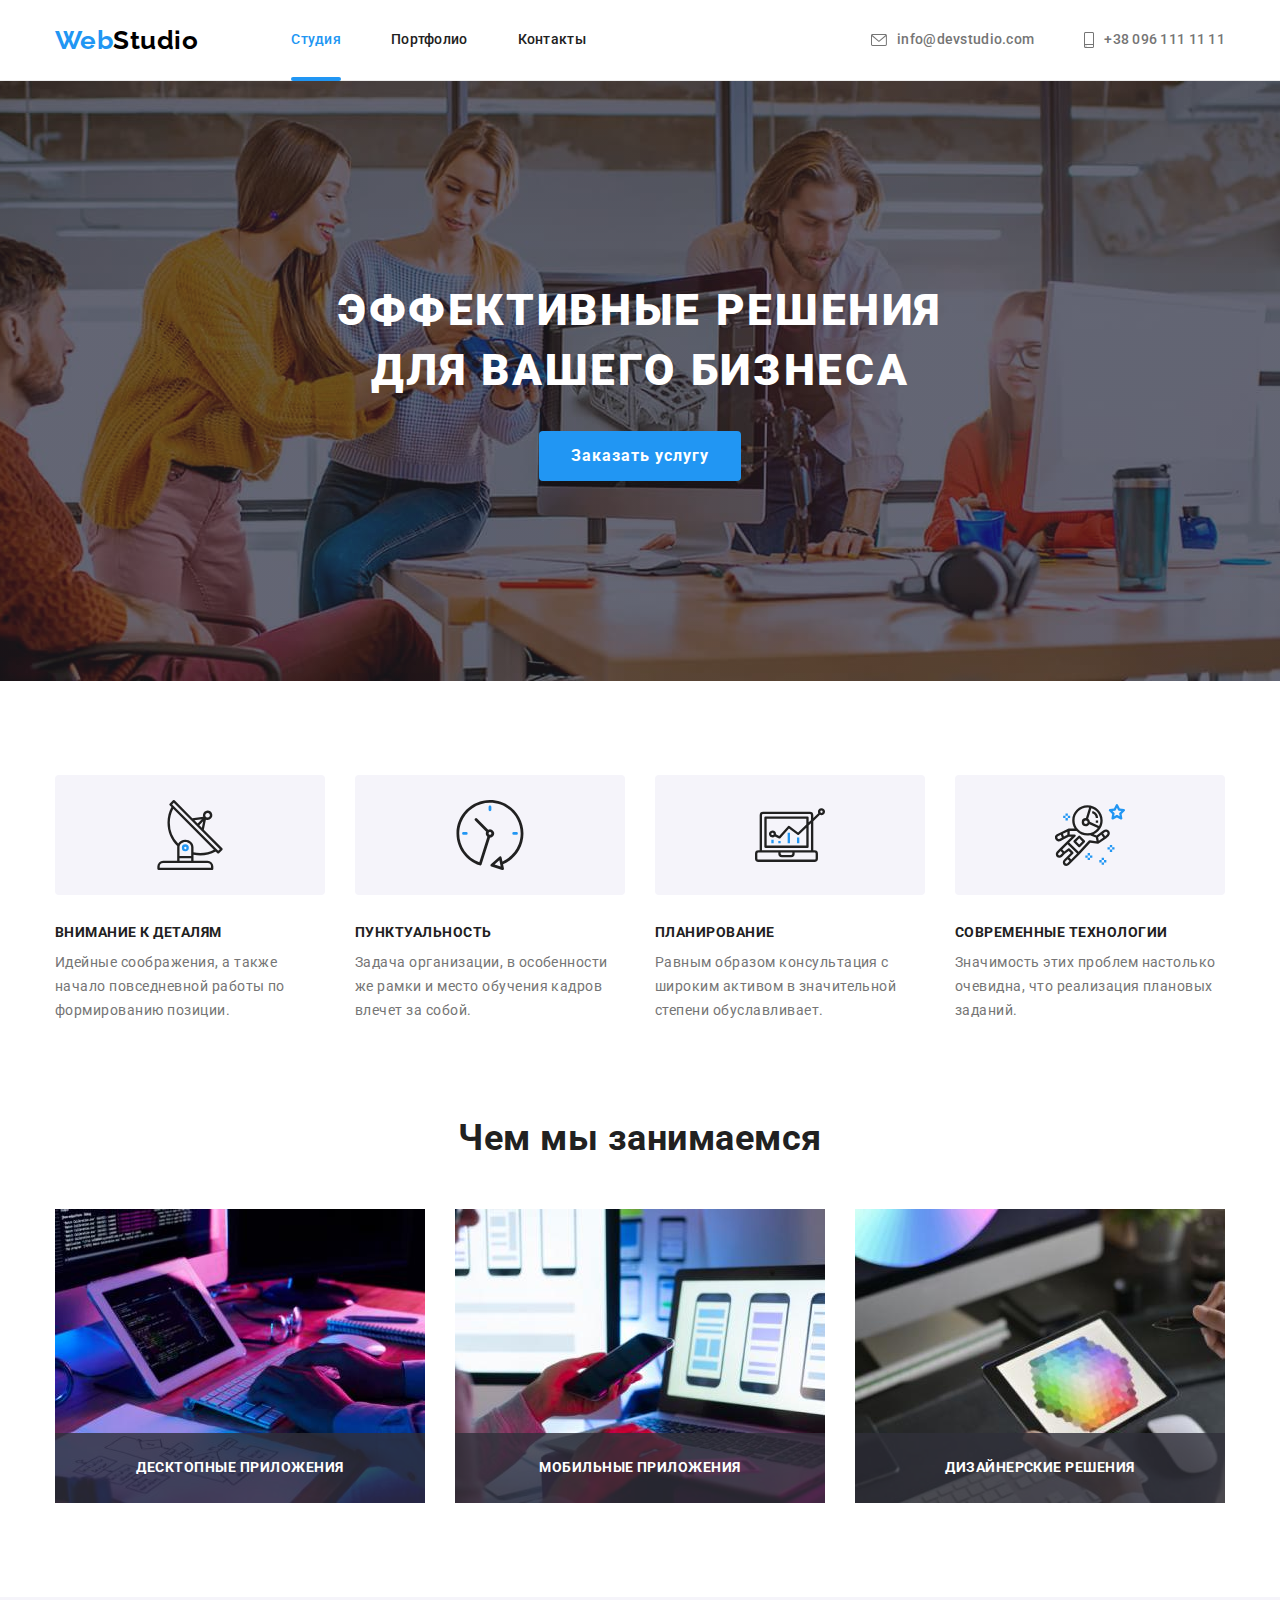
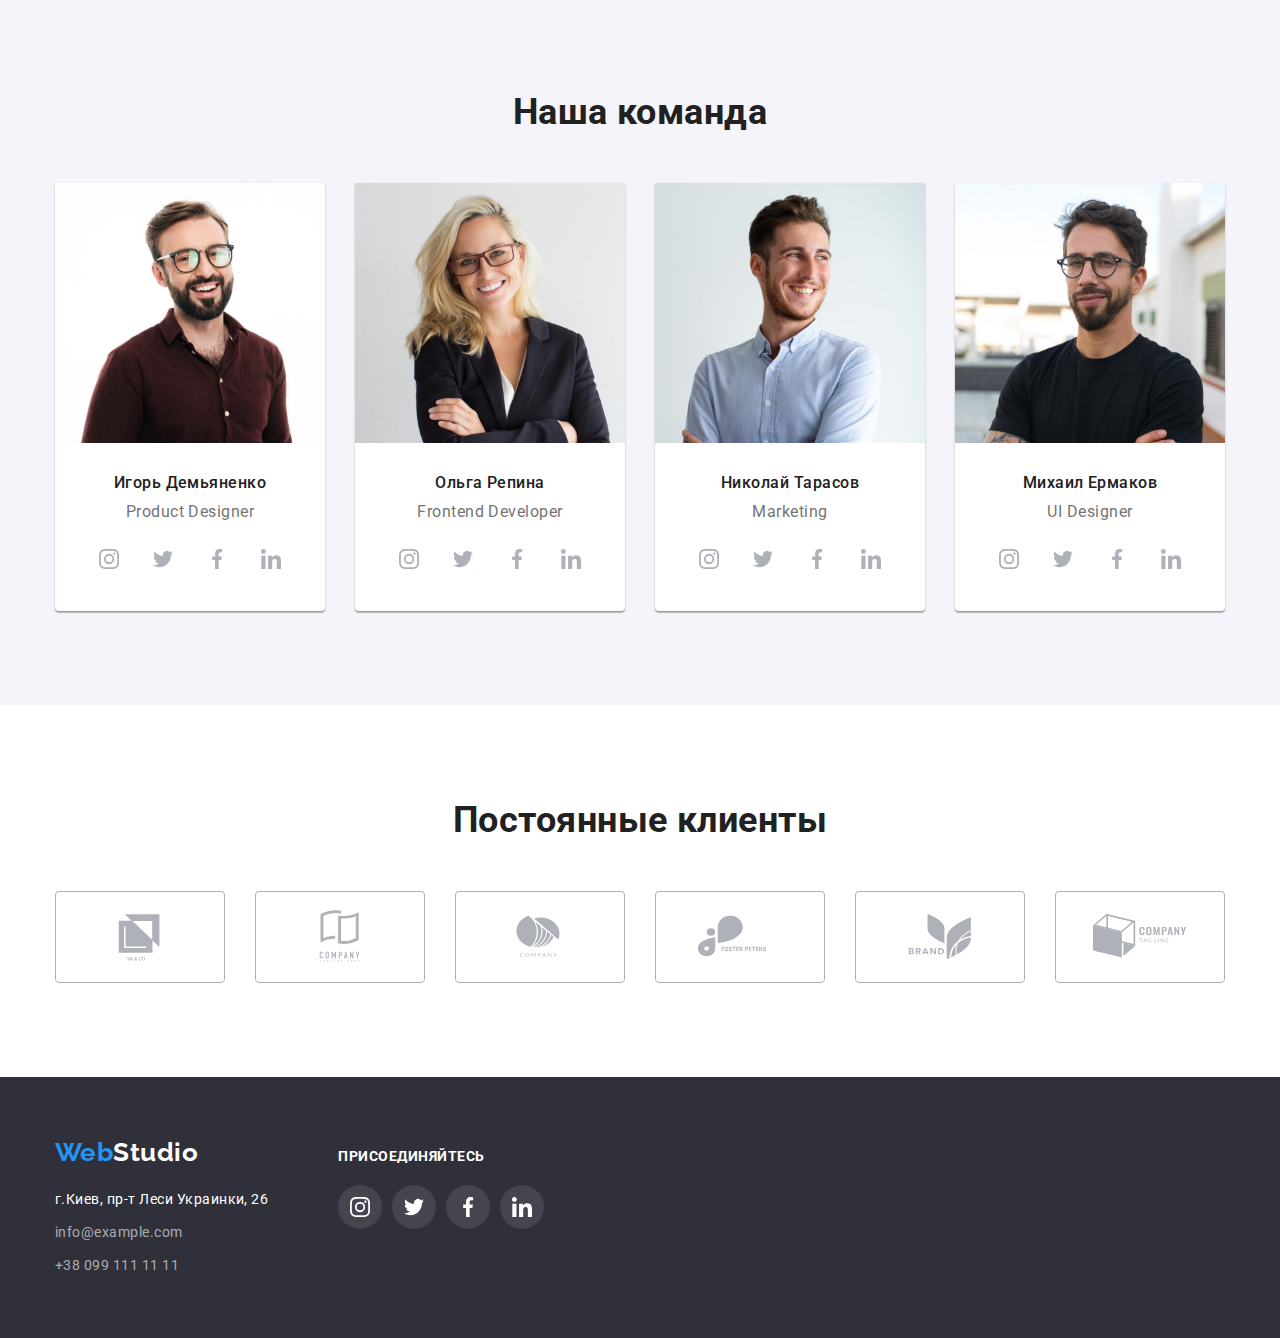
<file: index.html>
<!DOCTYPE html>
<html lang="ru">
    
<head>
    <meta charset="UTF-8">
    <meta http-equiv="X-UA-Compatible" content="IE=edge">
    <meta name="viewport" content="width=device-width, initial-scale=1.0">
    <title>Студия</title>
    <link rel="preconnect" href="https://fonts.googleapis.com">
    <link rel="preconnect" href="https://fonts.gstatic.com" crossorigin>
    <link href="https://fonts.googleapis.com/css2?family=Raleway:wght@700&family=Roboto:wght@400;500;700;900&display=swap" rel="stylesheet">
    <link rel="stylesheet" href="https://cdnjs.cloudflare.com/ajax/libs/modern-normalize/1.1.0/modern-normalize.min.css">
    <link rel="stylesheet" href="./css/styles.css">
</head>

<body>
    <header class="header">
        <div class="container header-content">
            <!--Лого-->
            <a href="./index.html" class="logo link" lang="en">
                Web<span class="header-logo">Studio</span>
            </a>

            <!--Навигация-->
            <nav class="site-nav">
                <ul class="header-list list">

                    <li class="header-item">
                        <a href="./index.html" class="header-link link current-page">Студия</a>
                    </li>

                    <li class="header-item">
                        <a href="./portfolio.html" class="header-link link">Портфолио</a>
                    </li>

                    <li class="header-item">
                        <a href="" class="header-link link">Контакты</a>
                    </li>

                </ul>
            </nav>
            
            <!--Контакты №1-->
            <ul class="contacts-list list">

                <li class="contacts-item">
                    <a href="mailto:info@devstudio.com" class="header-link contacts-link link">
                        <svg class="icon-envelope" width="16" height="12">
                            <use href="./images/icons.svg#envelope"></use>
                        </svg>
                        info@devstudio.com
                    </a>
                </li>

                <li class="contacts-item">
                    <a href="tel:+380961111111" class="header-link contacts-link link">
                        <svg class="icon-smartphone" width="10" height="16">
                            <use href="./images/icons.svg#smartphone"></use>
                        </svg>
                        <span>+38 096 111 11 11</span>
                    </a>
                </li>

            </ul>
        </div>  
    </header>

    <main>
        <!--Герой-->
        <section class="hero">
            <div class="container">
                <h1 class="hero-title">Эффективные решения<br>для вашего бизнеса</h1>
                <button type="button" class="hero-button btn" data-modal-open>Заказать услугу</button>
            </div>
        </section>

        <!--Особенности работы-->
        <section class="section">
            <div class="container">
                <h2 class="visually-hidden">Особенности работы</h2>
                <ul class="features-list list">

                    <li class="features-item">
                        <div class="features-icon-div">
                            <svg class="svg-icon" width="70" height="70">
                                <use href="./images/icons.svg#antenna"></use>
                            </svg>
                        </div>
                        <h3 class="features-item-title">Внимание к деталям</h3>
                        <p class="features-item-text">Идейные соображения, а также начало повседневной работы по формированию позиции.
                        </p>
                    </li>

                    <li class="features-item">
                        <div class="features-icon-div">
                            <svg class="svg-icon" width="70" height="70">
                                <use href="./images/icons.svg#clock"></use>
                            </svg>
                        </div>
                        <h3 class="features-item-title">Пунктуальность</h3>
                        <p class="features-item-text">Задача организации, в особенности же рамки и место обучения кадров влечет за
                            собой.</p>
                    </li>

                    <li class="features-item">
                        <div class="features-icon-div">
                            <svg class="svg-icon" width="70" height="70">
                                <use href="./images/icons.svg#diagram"></use>
                            </svg>
                        </div>
                        <h3 class="features-item-title">Планирование</h3>
                        <p class="features-item-text">Равным образом консультация с широким активом в значительной степени
                            обуславливает.</p>
                    </li>

                    <li class="features-item">
                        <div class="features-icon-div">
                            <svg class="svg-icon" width="70" height="70">
                                <use href="./images/icons.svg#astronaut"></use>
                            </svg>
                        </div>
                        <h3 class="features-item-title">Современные технологии</h3>
                        <p class="features-item-text">Значимость этих проблем настолько очевидна, что реализация плановых заданий.</p>
                    </li>

                </ul>
            </div>
        </section>

        <!--Чем мы занимаемся-->
        <section class="section speciality">
            <div class="container">
                <h2 class="speciality-title">Чем мы занимаемся</h2>
                <ul class="speciality-list list">

                    <li class="speciality-item">
                        <div class="speciality-thumb">
                            <img src="./images/box1.jpg" alt="Парень пишет код программы" width="370" height="294">
                            <h3 class="speciality-item-title">Десктопные приложения</h3>
                        </div>
                    </li>

                    <li class="speciality-item">
                        <div class="speciality-thumb">
                            <img src="./images/box2.jpg" alt="Девушка подбирает дизайн для мобильного приложения" width="370" height="294">
                            <h3 class="speciality-item-title">Мобильные приложения</h3>
                        </div>
                    </li>

                    <li class="speciality-item">
                        <div class="speciality-thumb">
                            <img src="./images/box3.jpg" alt="Девушка выбирает цвет с палитры цветов" width="370" height="294">
                            <h3 class="speciality-item-title">Дизайнерские решения</h3>
                        </div>
                    </li>

                </ul>
            </div>
        </section>
        
        <!--Наша команда-->
        <section class="section members">
            <div class="container">
                <h2 class="members-title">Наша команда</h2>
                <ul class="members-list list">

                    <li class="members-item">
                        <img src="./images/photo1.jpg" alt="Фото Игоря Демьяненко" width="270" height="260">
                        <div class="members-content">
                            <h3 class="members-name">Игорь Демьяненко</h3>
                            <p class="members-speciality" lang="en">Product Designer</p>
                            <ul class="members-sociallink-list list">

                                <li class="members-sociallink-item">
                                    <a class="members-social-link" href="">
                                        <svg width="20" height="20">
                                            <use href="./images/icons.svg#instagram"></use>
                                        </svg>
                                    </a>
                                </li>

                                <li class="members-sociallink-item">
                                    <a class="members-social-link" href="">
                                        <svg width="20" height="20">
                                            <use href="./images/icons.svg#twitter"></use>
                                        </svg>
                                    </a>
                                </li>

                                <li class="members-sociallink-item">
                                    <a class="members-social-link" href="">
                                        <svg width="20" height="20">
                                            <use href="./images/icons.svg#facebook"></use>
                                        </svg>
                                    </a>
                                </li>
                                        
                                <li class="members-sociallink-item">
                                    <a class="members-social-link" href="">
                                        <svg width="20" height="20">
                                            <use href="./images/icons.svg#linkedin"></use>
                                        </svg>
                                    </a>
                                </li>

                            </ul>
                        </div>
                    </li>

                    <li class="members-item">
                        <img src="./images/photo2.jpg" alt="Фото Ольги Репиной" width="270" height="260">
                        <div class="members-content">
                            <h3 class="members-name">Ольга Репина</h3>
                            <p class="members-speciality" lang="en">Frontend Developer</p>
                            <ul class="members-sociallink-list list">
                            
                                <li class="members-sociallink-item">
                                    <a class="members-social-link" href="">
                                        <svg class="members-sociallink-icon" width="20" height="20">
                                            <use href="./images/icons.svg#instagram"></use>
                                        </svg>
                                    </a>
                                </li>
                            
                                <li class="members-sociallink-item">
                                    <a class="members-social-link" href="">
                                        <svg class="members-sociallink-icon" width="20" height="20">
                                            <use href="./images/icons.svg#twitter"></use>
                                        </svg>
                                    </a>
                                </li>
                            
                                <li class="members-sociallink-item">
                                    <a class="members-social-link" href="">
                                        <svg class="members-sociallink-icon" width="20" height="20">
                                            <use href="./images/icons.svg#facebook"></use>
                                        </svg>
                                    </a>
                                </li>
                            
                                <li class="members-sociallink-item">
                                    <a class="members-social-link" href="">
                                        <svg class="members-sociallink-icon" width="20" height="20">
                                            <use href="./images/icons.svg#linkedin"></use>
                                        </svg>
                                    </a>
                                </li>
                            
                            </ul>
                        </div>
                    </li>

                    <li class="members-item">
                        <img src="./images/photo3.jpg" alt="Фото Николая Тарасова" width="270" height="260">
                        <div class="members-content">
                            <h3 class="members-name">Николай Тарасов</h3>
                            <p class="members-speciality" lang="en">Marketing</p>
                            <ul class="members-sociallink-list list">
                            
                                <li class="members-sociallink-item">
                                    <a class="members-social-link" href="">
                                        <svg class="members-sociallink-icon" width="20" height="20">
                                            <use href="./images/icons.svg#instagram"></use>
                                        </svg>
                                    </a>
                                </li>
                            
                                <li class="members-sociallink-item">
                                    <a class="members-social-link" href="">
                                        <svg class="members-sociallink-icon" width="20" height="20">
                                            <use href="./images/icons.svg#twitter"></use>
                                        </svg>
                                    </a>
                                </li>
                            
                                <li class="members-sociallink-item">
                                    <a class="members-social-link" href="">
                                        <svg class="members-sociallink-icon" width="20" height="20">
                                            <use href="./images/icons.svg#facebook"></use>
                                        </svg>
                                    </a>
                                </li>
                            
                                <li class="members-sociallink-item">
                                    <a class="members-social-link" href="">
                                        <svg class="members-sociallink-icon" width="20" height="20">
                                            <use href="./images/icons.svg#linkedin"></use>
                                        </svg>
                                    </a>
                                </li>
                            
                            </ul>
                        </div>
                    </li>

                    <li class="members-item">
                        <img src="./images/photo4.jpg" alt="Фото Михаила Ермакова" width="270" height="260">
                        <div class="members-content">
                            <h3 class="members-name">Михаил Ермаков</h3>
                            <p class="members-speciality" lang="en">UI Designer</p>
                            <ul class="members-sociallink-list list">
                            
                                <li class="members-sociallink-item">
                                    <a class="members-social-link" href="">
                                        <svg class="members-sociallink-icon" width="20" height="20">
                                            <use href="./images/icons.svg#instagram"></use>
                                        </svg>
                                    </a>
                                </li>
                            
                                <li class="members-sociallink-item">
                                    <a class="members-social-link" href="">
                                        <svg class="members-sociallink-icon" width="20" height="20">
                                            <use href="./images/icons.svg#twitter"></use>
                                        </svg>
                                    </a>
                                </li>
                            
                                <li class="members-sociallink-item">
                                    <a class="members-social-link" href="">
                                        <svg class="members-sociallink-icon" width="20" height="20">
                                            <use href="./images/icons.svg#facebook"></use>
                                        </svg>
                                    </a>
                                </li>
                            
                                <li class="members-sociallink-item">
                                    <a class="members-social-link" href="">
                                        <svg class="members-sociallink-icon" width="20" height="20">
                                            <use href="./images/icons.svg#linkedin"></use>
                                        </svg>
                                    </a>
                                </li>
                            
                            </ul>
                        </div>
                    </li>

                </ul>
            </div>
        </section>

        <!--Постоянные клиенты-->
        <section class="section">
            <div class="container">
                <h2 class="client-title">Постоянные клиенты</h2>
                    <ul class="client-list list">

                        <li class="client-item">
                            <a class="client-link" href="">
                                <svg class="client-icon" width="106" height="60">
                                    <use href="./images/icons.svg#client1"></use>
                                </svg>
                            </a>
                        </li>

                        <li class="client-item">
                            <a class="client-link" href="">
                                <svg class="client-icon" width="106" height="60">
                                    <use href="./images/icons.svg#client2"></use>
                                </svg>
                            </a>
                        </li>

                        <li class="client-item">
                            <a class="client-link" href="">
                                <svg class="client-icon" width="106" height="60">
                                    <use href="./images/icons.svg#client3"></use>
                                </svg>
                            </a>
                        </li>

                        <li class="client-item">
                            <a class="client-link" href="">
                                <svg class="client-icon" width="106" height="60">
                                    <use href="./images/icons.svg#client4"></use>
                                </svg>
                            </a>
                        </li>

                        <li class="client-item">
                            <a class="client-link" href="">
                                <svg class="client-icon" width="106" height="60">
                                    <use href="./images/icons.svg#client5"></use>
                                </svg>
                            </a>
                        </li>

                        <li class="client-item">
                            <a class="client-link" href="">
                                <svg class="client-icon" width="106" height="60">
                                    <use href="./images/icons.svg#client6"></use>
                                </svg>
                            </a>
                        </li>

                    </ul>
            </div>
        </section>
    </main>

    <footer class="footer">
        <div class="container flex-footer">
            <div class="first-footer-div">
                <!--Лого-->
                <a href="./index.html" class="logo link" lang="en">
                    Web<span class="footer-logo">Studio</span>
                </a>
                
                <!--Контакти №2-->
                <address>
                    <ul class="footer-list list">
                
                        <li class="footer-item">
                            <a href="https://goo.gl/maps/CdvJLRiEL6Q8Smko8" target="_blank" rel="noreferrer noopener"
                                class="footer-first-link footer-link link">г.Киев, пр-т Леси Украинки, 26</a>
                        </li>
                
                        <li class="footer-item">
                            <a href="mailto:info@example.com" class="footer-link link">info@example.com</a>
                        </li>
                
                        <li class="footer-item">
                            <a href="tel:+380991111111" class="footer-link link">+38 099 111 11 11</a>
                        </li>
                
                    </ul>
                </address>
            </div>

            <!--Присоединяйтесь-->
            <div class="second-footer-div">
                <h3 class="join-title">Присоединяйтесь</h3>
                <ul class="join-list list">

                    <li class="join-item">
                        <a class="join-social-link" href="">
                            <svg width="20" height="20">
                                <use href="./images/icons.svg#instagram"></use>
                            </svg>
                        </a>
                    </li>

                    <li class="join-item">
                        <a class="join-social-link" href="">
                            <svg width="20" height="20">
                                <use href="./images/icons.svg#twitter"></use>
                            </svg>
                        </a>
                    </li>

                    <li class="join-item">
                        <a class="join-social-link" href="">
                            <svg width="20" height="20">
                                <use href="./images/icons.svg#facebook"></use>
                            </svg>
                        </a>
                    </li>

                    <li class="join-item">
                        <a class="join-social-link" href="">
                            <svg width="20" height="20">
                                <use href="./images/icons.svg#linkedin"></use>
                            </svg>
                        </a>
                    </li>

                </ul>
            </div>
        </div>
    </footer> 
    <!--Модалка-->
    <div class="backdrop is-hidden" data-modal>
        <div class="modal">
            <button class="close-button" type="button" data-modal-close>
                <svg width="18" height="18">
                    <use href="./images/icons.svg#close-button"></use>
                </svg>
            </button>            
        </div>
    </div>

    <script src="./js/modal.js"></script>
</body>

</html>
</file>
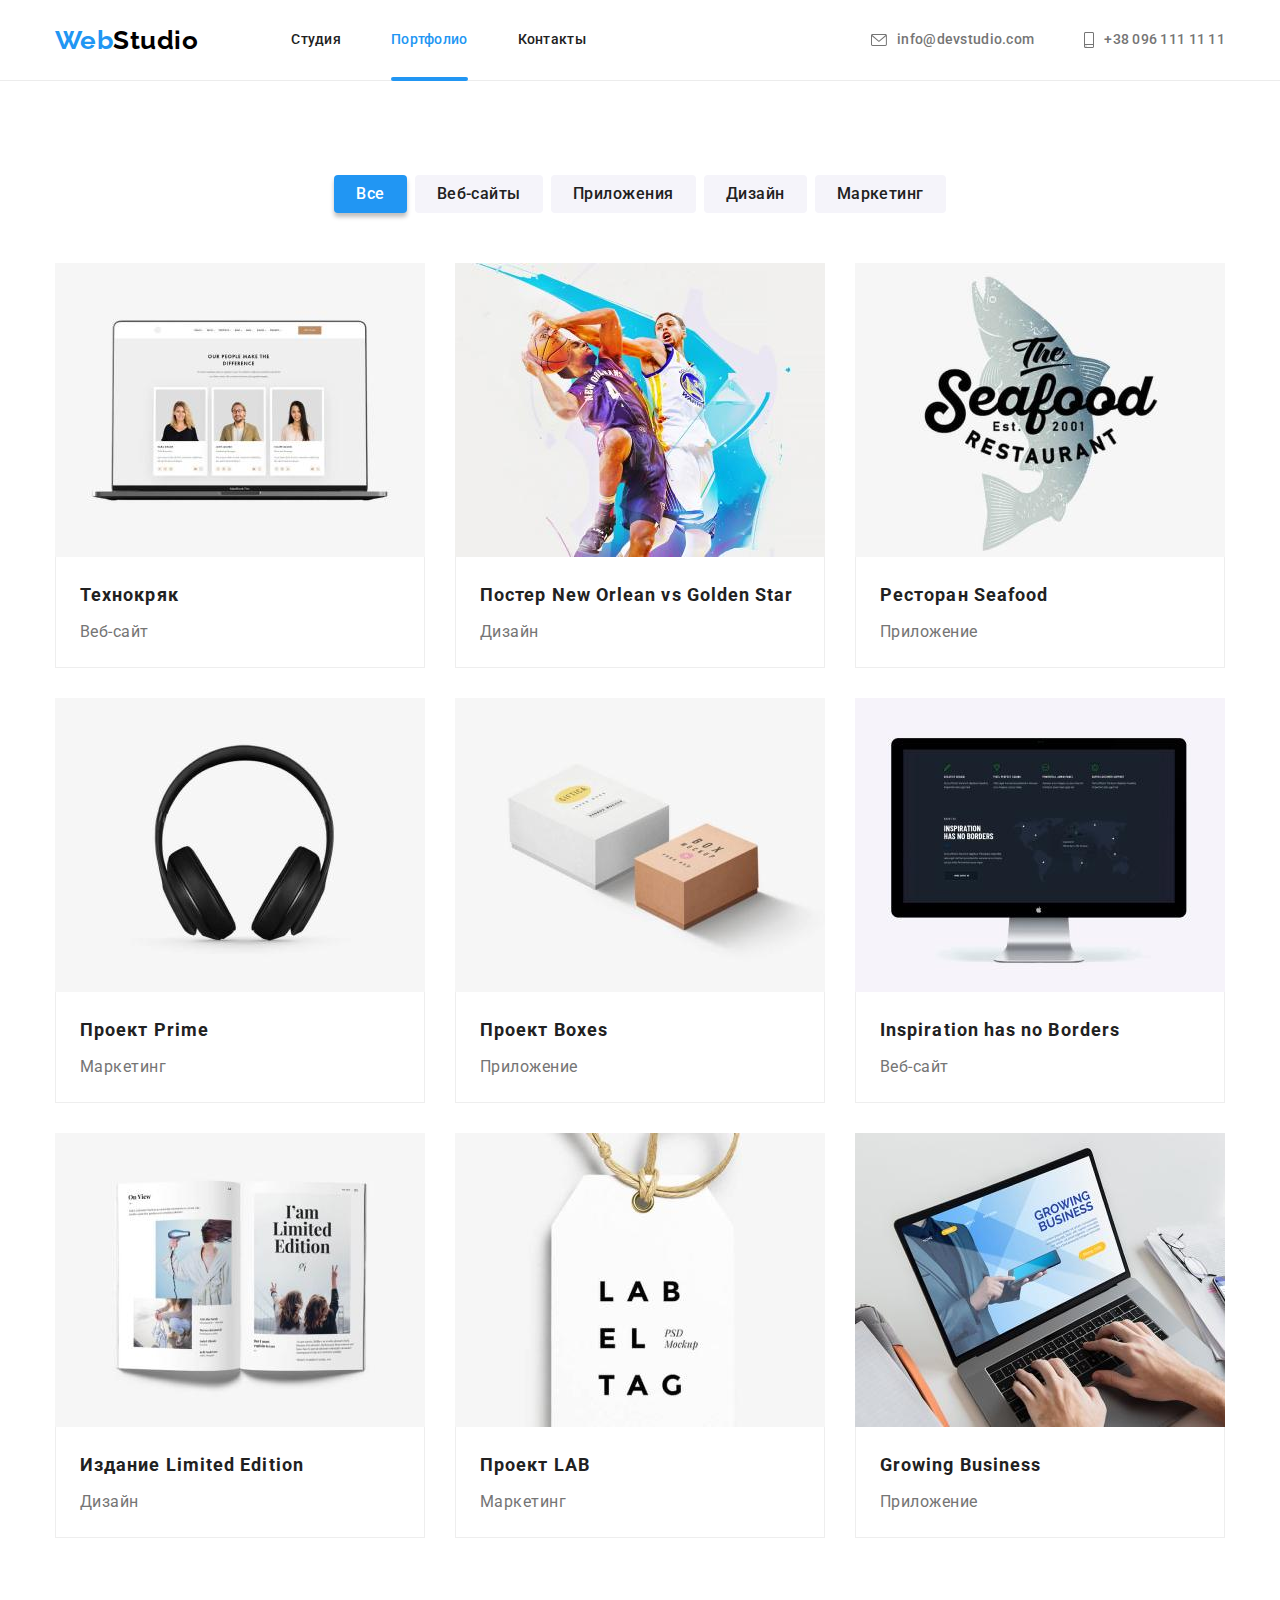
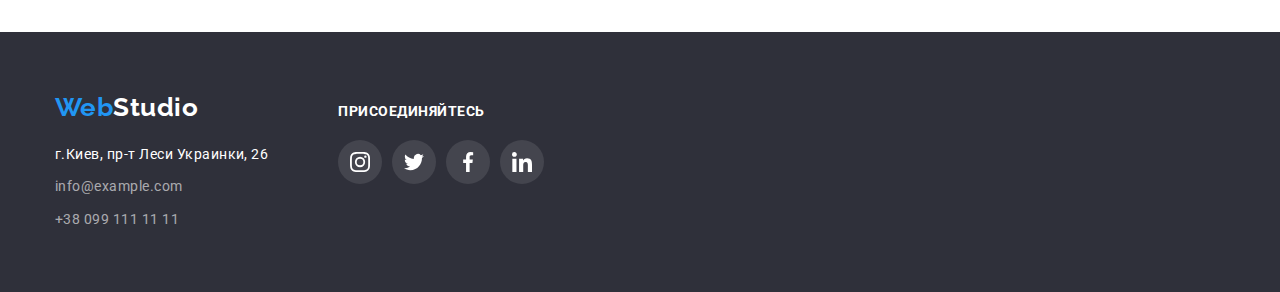
<file: portfolio.html>
<!DOCTYPE html>
<html lang="ru">

<head>
    <meta charset="UTF-8">
    <meta http-equiv="X-UA-Compatible" content="IE=edge">
    <meta name="viewport" content="width=device-width, initial-scale=1.0">
    <title>Портфолио</title>
    <link rel="preconnect" href="https://fonts.googleapis.com">
    <link rel="preconnect" href="https://fonts.gstatic.com" crossorigin>
    <link href="https://fonts.googleapis.com/css2?family=Raleway:wght@700&family=Roboto:wght@400;500;700;900&display=swap" rel="stylesheet">
    <link rel="stylesheet" href="https://cdnjs.cloudflare.com/ajax/libs/modern-normalize/1.1.0/modern-normalize.min.css">
    <link rel="stylesheet" href="./css/styles.css">
</head>

<body>
    <header class="header">
        <div class="container header-content">
            <!--Лого-->
            <a href="./index.html" class="logo link" lang="en">
                Web<span class="header-logo">Studio</span>
            </a>
    
            <!--Навигация-->
            <nav class="site-nav">
                <ul class="header-list list">
    
                    <li class="header-item">
                        <a href="./index.html" class="header-link link">Студия</a>
                    </li>
    
                    <li class="header-item">
                        <a href="./portfolio.html" class="header-link link current-page">Портфолио</a>
                    </li>
    
                    <li class="header-item">
                        <a href="" class="header-link link">Контакты</a>
                    </li>
    
                </ul>
            </nav>
    
            <!--Контакты №1-->
            <ul class="contacts-list list">
    
                <li class="contacts-item">
                    <a href="mailto:info@devstudio.com" class="header-link contacts-link link">
                        <svg class="icon-envelope" width="16" height="12">
                            <use href="./images/icons.svg#envelope"></use>
                        </svg>
                        info@devstudio.com
                    </a>
                </li>
    
                <li class="contacts-item">
                    <a href="tel:+380961111111" class="header-link contacts-link link">
                        <svg class="icon-smartphone" width="10" height="16">
                            <use href="./images/icons.svg#smartphone"></use>
                        </svg>
                        <span>+38 096 111 11 11</span>
                    </a>
                </li>
    
            </ul>
        </div>
    </header>

<main>
    <section class="section">
        <div class="container">
            <h1 class="visually-hidden">Наше портфолио</h1>
            
            <!--Фильтр-->
            <ul class="filter-list list">
            
                <li class="filter-item">
                    <button class="filter-button current-filter-button btn" type="button">Все</button>
                </li>
            
                <li class="filter-item">
                    <button class="filter-button btn" type="button">Веб-сайты</button>
                </li>
            
                <li class="filter-item">
                    <button class="filter-button btn" type="button">Приложения</button>
                </li>
            
                <li class="filter-item">
                    <button class="filter-button btn" type="button">Дизайн</button>
                </li>
            
                <li class="filter-item">
                    <button class="filter-button btn" type="button">Маркетинг</button>
                </li>
            
            </ul>
            
            <!--Примеры работ-->
            <ul class="work-list list">
            
                <li class="work-item">
                    <a class="work-link link" href="">
                        <div class="work-thumb">
                            <img src="./images/portfolio1.jpg" alt="Ноутбук с открытой страницей сайта" width="370" height="294">
                            <p class="work-description">
                                Технокряк это современная площадка распространения коронавируса. Компании используют эту платформу для цифрового
                                шпионажа и атак на защищённые сервера конкурентов.
                            </p>
                        </div>
                        <div class="work-item-content">
                            <h2 class="work-name">Технокряк</h2>
                            <p class="work-type">Веб-сайт</p>
                        </div>
                    </a>
                </li>
            
                <li class="work-item">
                    <a class="work-link link" href="">
                        <div class="work-thumb">
                            <img src="./images/portfolio2.jpg" alt="Два баскетболиста с баскетбольным мячом" width="370" height="294">
                            <p class="work-description">
                                Технокряк это современная площадка распространения коронавируса. Компании используют эту платформу для цифрового
                                шпионажа и атак на защищённые сервера конкурентов.
                            </p>
                        </div>
                        <div class="work-item-content">
                            <h2 class="work-name">Постер <span lang="en">New Orlean vs Golden Star</span></h2>
                            <p class="work-type">Дизайн</p>
                        </div>
                    </a>
                </li>
            
                <li class="work-item">
                    <a class="work-link link" href="">
                        <div class="work-thumb">
                            <img src="./images/portfolio3.jpg" alt="Логотип ресторана" width="370" height="294">
                            <p class="work-description">
                                Технокряк это современная площадка распространения коронавируса. Компании используют эту платформу для цифрового
                                шпионажа и атак на защищённые сервера конкурентов.
                            </p>
                        </div>
                        <div class="work-item-content">
                            <h2 class="work-name">Ресторан <span lang="en">Seafood</span></h2>
                            <p class="work-type">Приложение</p>
                        </div>
                    </a>
                </li>
            
                <li class="work-item">
                    <a class="work-link link" href="">
                        <div class="work-thumb">
                            <img src="./images/portfolio4.jpg" alt="Наушники" width="370" height="294">
                            <p class="work-description">
                                Технокряк это современная площадка распространения коронавируса. Компании используют эту платформу для цифрового
                                шпионажа и атак на защищённые сервера конкурентов.
                            </p>
                        </div>
                        <div class="work-item-content">
                            <h2 class="work-name">Проект <span lang="en">Prime</span></h2>
                            <p class="work-type">Маркетинг</p>
                        </div>
                    </a>
                </li>
            
                <li class="work-item">
                    <a class="work-link link" href="">
                        <div class="work-thumb">
                            <img src="./images/portfolio5.jpg" alt="Белая и коричневая картонные коробочки" width="370" height="294">
                            <p class="work-description">
                                Технокряк это современная площадка распространения коронавируса. Компании используют эту платформу для цифрового
                                шпионажа и атак на защищённые сервера конкурентов.
                            </p>
                        </div>
                        <div class="work-item-content">
                            <h2 class="work-name">Проект <span lang="en">Boxes</span></h2>
                            <p class="work-type">Приложение</p>
                        </div>
                    </a>
                </li>
            
                <li class="work-item">
                    <a class="work-link link" href="">
                        <div class="work-thumb">
                            <img src="./images/portfolio6.jpg" alt="Моноблок с открытой страницей сайта" width="370" height="294">
                            <p class="work-description">
                                Технокряк это современная площадка распространения коронавируса. Компании используют эту платформу для цифрового
                                шпионажа и атак на защищённые сервера конкурентов.
                            </p>
                        </div>
                        <div class="work-item-content">
                            <h2 class="work-name" lang="en">Inspiration has no Borders</h2>
                            <p class="work-type">Веб-сайт</p>
                        </div>
                    </a>
                </li>
            
                <li class="work-item">
                    <a class="work-link link" href="">
                        <div class="work-thumb">
                            <img src="./images/portfolio7.jpg" alt="Разворот журнала" width="370" height="294">
                            <p class="work-description">
                                Технокряк это современная площадка распространения коронавируса. Компании используют эту платформу для цифрового
                                шпионажа и атак на защищённые сервера конкурентов.
                            </p>
                        </div>
                        <div class="work-item-content">
                            <h2 class="work-name">Издание <span lang="en">Limited Edition</span></h2>
                            <p class="work-type">Дизайн</p>
                        </div>
                    </a>
                </li>
            
                <li class="work-item">
                    <a class="work-link link" href="">
                        <div class="work-thumb">
                            <img src="./images/portfolio8.jpg" alt="Бирка с логотипом проекта" width="370" height="294">
                            <p class="work-description">
                                Технокряк это современная площадка распространения коронавируса. Компании используют эту платформу для цифрового
                                шпионажа и атак на защищённые сервера конкурентов.
                            </p>
                        </div>
                        <div class="work-item-content">
                            <h2 class="work-name">Проект <span lang="en">LAB</span></h2>
                            <p class="work-type">Маркетинг</p>
                        </div>
                    </a>
                </li>
            
                <li class="work-item">
                    <a class="work-link link" href="">
                        <div class="work-thumb">
                            <img src="./images/portfolio9.jpg" alt="Ноутбук с открытой страницей приложения" width="370" height="294">
                            <p class="work-description">
                                Технокряк это современная площадка распространения коронавируса. Компании используют эту платформу для цифрового
                                шпионажа и атак на защищённые сервера конкурентов.
                            </p>
                        </div>
                        <div class="work-item-content">
                            <h2 class="work-name" lang="en">Growing Business</h2>
                            <p class="work-type">Приложение</p>
                        </div>
                    </a>
                </li>
            
            </ul>
        </div>
    </section>
</main>

<footer class="footer">
    <div class="container flex-footer">
        <div class="first-footer-div">
            <!--Лого-->
            <a href="./index.html" class="logo link" lang="en">
                Web<span class="footer-logo">Studio</span>
            </a>

            <!--Контакти №2-->
            <address>
                <ul class="footer-list list">

                    <li class="footer-item">
                        <a href="https://goo.gl/maps/CdvJLRiEL6Q8Smko8" target="_blank" rel="noreferrer noopener"
                            class="footer-first-link footer-link link">г.Киев, пр-т Леси Украинки, 26</a>
                    </li>

                    <li class="footer-item">
                        <a href="mailto:info@example.com" class="footer-link link">info@example.com</a>
                    </li>

                    <li class="footer-item">
                        <a href="tel:+380991111111" class="footer-link link">+38 099 111 11 11</a>
                    </li>

                </ul>
            </address>
        </div>

        <!--Присоединяйтесь-->
        <div class="second-footer-div">
            <h3 class="join-title">Присоединяйтесь</h3>
            <ul class="join-list list">

                <li class="join-item">
                    <a class="join-social-link" href="">
                        <svg width="20" height="20">
                            <use href="./images/icons.svg#instagram"></use>
                        </svg>
                    </a>
                </li>

                <li class="join-item">
                    <a class="join-social-link" href="">
                        <svg width="20" height="20">
                            <use href="./images/icons.svg#twitter"></use>
                        </svg>
                    </a>
                </li>

                <li class="join-item">
                    <a class="join-social-link" href="">
                        <svg width="20" height="20">
                            <use href="./images/icons.svg#facebook"></use>
                        </svg>
                    </a>
                </li>

                <li class="join-item">
                    <a class="join-social-link" href="">
                        <svg width="20" height="20">
                            <use href="./images/icons.svg#linkedin"></use>
                        </svg>
                    </a>
                </li>

            </ul>
        </div>
    </div>
</footer>
</body>

</html>
</file>
<file: css/styles.css>
/* ------------Общие------------ */
:root {
	--primary-text-color: #212121;
	--secondary-text-color: #757575;
	--accent-text-color: #2196f3;
	--button-first-text-color: #212121;
	--button-second-text-color: #fff;
	--button-first-bg-color: #f5f4fa;
	--button-second-bg-color: #2196f3;
	--primary-background-color: #fff;
	--second-background-color: #2f303a;
	--third-background-color: #f5f4fa;
	--footer-link-color: rgba(255, 255, 255, 0.6);
	--just-white-color: #fff;
	--main-logo-color: #2196f3;
	--second-logo-color: #000;
	--third-logo-color: #fff;
	--hero-button-hover-bgcolor: #188ce8;
	--work-content-border-color: #eee;
	--header-border-color: #ececec;
	--features-icon-bgcolor: #f5f4fa;
	--members-primary-icon-color: #afb1b8;
	--members-accent-icon-color: #fff;
	--members-accent-icon-bgcolor: #2196f3;
	--clients-primary-icon-color: #afb1b8;
	--clients-accent-icon-color: #2196f3;
	--join-icon-color: #fff;
	--join-primary-icon-bgcolor: rgba(255, 255, 255, 0.1);
	--join-accent-icon-bgcolor: #2196f3;
	--cubic: cubic-bezier(0.4, 0, 0.2, 1);
}

body {
	font-family: Roboto, sans-serif;
	color: var(--primary-text-color);
	letter-spacing: 0.03em;
}

.link {
	text-decoration: none;
}

.list {
	list-style-type: none;
}

.btn {
	cursor: pointer;
	border: none;
}

h1,
h2,
h3,
h4,
h5,
h6,
p,
ul {
	padding: 0;
	margin: 0;
}

img {
	display: block;
	max-width: 100%;
	height: auto;
}

svg {
	display: block;
}

.container {
	width: 1200px;
	margin-right: auto;
	margin-left: auto;
	padding-right: 15px;
	padding-left: 15px;
}

.section {
	padding-top: 94px;
	padding-bottom: 94px;
}

.visually-hidden {
	position: absolute;
	width: 1px;
	height: 1px;
	margin: -1px;
	padding: 0;
	overflow: hidden;
	border: 0;
	clip: rect(0 0 0 0);
}

/* ------------Хедер------------ */
.header {
	border-bottom: 1px solid var(--header-border-color);
}

.header-content {
	display: flex;
	align-items: center;
}

.site-nav {
	display: flex;
	margin-left: 93px;
}

/* Лого */
.logo {
	display: block;

	font-family: Raleway, sans-serif;
	font-weight: 700;
	font-size: 26px;
	line-height: 1.19;
	color: var(--main-logo-color);
}

.header-logo {
	color: var(--second-logo-color);
}

/* Хедер линки */
.header-list {
	display: flex;
}

.header-item:not(:last-child) {
	margin-right: 50px;
}

.header-link {
	display: block;
	padding: 32px 0;

	font-weight: 500;
	font-size: 14px;
	line-height: 1.14;
	letter-spacing: 0.02em;
	color: inherit;
	transition: color 250ms var(--cubic);
}

.contacts-list {
	display: flex;
	margin-left: auto;
}

.contacts-item:not(:last-child) {
	margin-right: 50px;
}

.icon-envelope,
.icon-smartphone {
	margin-right: 10px;

	fill: currentColor;
}

.contacts-link {
	display: flex;
	align-items: center;
	color: var(--secondary-text-color);
}

.header-link:hover,
.header-link:focus,
.footer-link:hover,
.footer-link:focus {
	color: var(--accent-text-color);
}

.current-page {
	position: relative;
	color: var(--accent-text-color);
}

.current-page::after {
	content: "";
	position: absolute;
	bottom: -1px;

	display: block;
	border-radius: 2px;
	width: 100%;
	height: 4px;

	background-color: var(--accent-text-color);
}

/* ------------Мейн Студио------------ */
/* Герой */
.hero {
	max-width: 1600px;
	height: 600px;
	margin-left: auto;
	margin-right: auto;
	padding-top: 200px;
	padding-bottom: 200px;

	background-color: var(--second-background-color);
	background-image: linear-gradient(to right, rgba(47, 48, 58, 0.4), rgba(47, 48, 58, 0.4)), url(../images/hero.jpg);
	background-position: center;
	background-size: cover;
	background-repeat: no-repeat;
	text-align: center;
}

.hero-title {
	margin-bottom: 30px;

	font-weight: 900;
	font-size: 44px;
	line-height: 1.36;
	text-align: center;
	letter-spacing: 0.06em;
	text-transform: uppercase;
	color: var(--just-white-color);
}

.hero-button {
	min-width: 200px;
	padding: 10px 32px;
	border-radius: 4px;

	font-family: inherit;
	font-weight: 700;
	font-size: 16px;
	line-height: 1.87;
	letter-spacing: 0.06em;
	color: var(--button-second-text-color);
	background-color: var(--button-second-bg-color);
	transition: background-color 250ms var(--cubic);
}

.hero-button:hover,
.hero-button:focus {
	background-color: var(--hero-button-hover-bgcolor);
	outline: none;
}

/* Особенности работы */

.features-list {
	display: flex;
	justify-content: space-between;
}

.features-item {
	flex-basis: calc((100% - 90px) / 4);
}

.features-icon-div {
	display: flex;
	justify-content: center;
	align-items: center;
	margin-bottom: 30px;

	width: 270px;
	height: 120px;
	border-radius: 4px;

	background-color: var(--features-icon-bgcolor);
}

.features-item-title {
	margin-bottom: 10px;

	font-weight: 700;
	font-size: 14px;
	line-height: 1.14;
	text-transform: uppercase;
}

.features-item-text {
	font-size: 14px;
	line-height: 1.71;
	color: var(--secondary-text-color);
}

/* Чем мы занимаемся */

.speciality {
	padding-top: 0;
}

.speciality-title {
	margin-bottom: 50px;

	font-weight: 700;
	font-size: 36px;
	line-height: 1.17;
	text-align: center;
}

.speciality-list {
	display: flex;
}
.speciality-item {
	flex-basis: calc((100% - 60px) / 3);
}

.speciality-item:not(:last-child) {
	margin-right: 30px;
}

.speciality-thumb {
	position: relative;
}

.speciality-item-title {
	position: absolute;
	bottom: 0px;
	display: flex;
	justify-content: center;
	align-items: center;

	width: 100%;
	height: 70px;

	font-weight: 700;
	font-size: 14px;
	line-height: 1.14;
	text-transform: uppercase;
	color: var(--just-white-color);
	background-color: rgba(47, 48, 58, 0.8);
}

/* Наша команда */
.members {
	background-color: var(--third-background-color);
}

.members-list {
	display: flex;
}

.members-item {
	flex-basis: calc((100% - 90px) / 4);
	border-radius: 0px 0px 4px 4px;

	background-color: var(--primary-background-color);
	box-shadow: 0px 1px 3px rgba(0, 0, 0, 0.12), 0px 1px 1px rgba(0, 0, 0, 0.14), 0px 2px 1px rgba(0, 0, 0, 0.2);
}

.members-item:not(:last-child) {
	margin-right: 30px;
}

.members-title {
	margin-bottom: 50px;

	font-weight: 700;
	font-size: 36px;
	line-height: 1.17;
	text-align: center;
}

.members-content {
	padding-top: 30px;
	padding-bottom: 30px;
}

.members-name {
	margin-bottom: 10px;

	font-weight: 500;
	font-size: 16px;
	line-height: 1.19;
	text-align: center;
}

.members-speciality {
	margin-bottom: 16px;

	font-size: 16px;
	line-height: 1.19;
	text-align: center;
	color: var(--secondary-text-color);
}

.members-sociallink-list {
	display: flex;
	justify-content: center;
}

.members-sociallink-item:not(:last-child) {
	margin-right: 10px;
}

.members-social-link {
	display: flex;
	justify-content: center;
	align-items: center;

	width: 44px;
	height: 44px;
	border-radius: 50%;

	fill: var(--members-primary-icon-color);
	transition: background-color 250ms var(--cubic), fill 250ms var(--cubic);
}

.members-social-link:hover,
.members-social-link:focus {
	background-color: var(--members-accent-icon-bgcolor);
	fill: var(--members-accent-icon-color);
	outline: none;
}

/* Постоянные клиенты */
.client-title {
	margin-bottom: 50px;

	font-weight: 700;
	font-size: 36px;
	line-height: 1.17;
	text-align: center;
}

.client-list {
	display: flex;
	justify-content: space-between;
}

.client-link {
	display: flex;
	justify-content: center;
	align-items: center;

	width: 170px;
	height: 92px;
	border-radius: 4px;

	fill: var(--clients-primary-icon-color);
	border: 1px solid var(--clients-primary-icon-color);
	transition: fill 250ms var(--cubic), border-color 250ms var(--cubic);
}

.client-link:hover,
.client-link:focus {
	fill: var(--clients-accent-icon-color);
	border-color: var(--clients-accent-icon-color);
	outline: none;
}

/* ------------Футер------------*/
.footer {
	padding-top: 60px;
	padding-bottom: 60px;

	background-color: var(--second-background-color);
}

.flex-footer {
	display: flex;
	align-items: baseline;
}

.first-footer-div {
	margin-right: 70px;
}

.footer-logo {
	color: var(--third-logo-color);
}

.footer .logo {
	margin-bottom: 20px;
}

.footer-item:not(:last-child) {
	margin-bottom: 9px;
}

.footer-link {
	font-style: normal;
	font-size: 14px;
	line-height: 1.71;
	color: var(--footer-link-color);
	transition: color 250ms var(--cubic);
}

.footer-first-link {
	color: var(--just-white-color);
}

.join-title {
	margin-bottom: 20px;

	font-weight: 700;
	font-size: 14px;
	line-height: 1.14;
	text-transform: uppercase;
	color: var(--just-white-color);
}

.join-list {
	display: flex;
	justify-content: center;
}

.join-item:not(:last-child) {
	margin-right: 10px;
}

.join-social-link {
	display: flex;
	justify-content: center;
	align-items: center;
	width: 44px;
	height: 44px;
	border-radius: 50%;

	fill: var(--join-icon-color);
	background-color: var(--join-primary-icon-bgcolor);
	transition: background-color 250ms var(--cubic);
}

.join-social-link:hover,
.join-social-link:focus {
	background-color: var(--join-accent-icon-bgcolor);
	outline: none;
}

/* -------------Мейн Портфолио------------- */
/* Фильтр */
.filter-list {
	display: flex;
	justify-content: center;
	margin-bottom: 50px;
}

.filter-button {
	padding: 6px 22px;
	border-radius: 4px;

	font-family: inherit;
	font-weight: 500;
	font-size: 16px;
	line-height: 1.62;
	text-align: center;
	letter-spacing: inherit;
	color: var(--button-first-text-color);
	background-color: var(--button-first-bg-color);
	transition: color 250ms var(--cubic), background-color 250ms var(--cubic), box-shadow 250ms var(--cubic);
}

.filter-item:not(:last-child) {
	margin-right: 8px;
}

.current-filter-button,
.filter-button:hover,
.filter-button:focus {
	color: var(--button-second-text-color);
	background-color: var(--button-second-bg-color);
	box-shadow: 0px 4px 4px rgba(0, 0, 0, 0.25);
	outline: none;
}

/* Примеры работ */
.work-list {
	display: flex;
	flex-wrap: wrap;
	margin-top: -30px;
	margin-left: -30px;
}

.work-item {
	flex-basis: calc(100% / 3 - 30px);
	margin-top: 30px;
	margin-left: 30px;
}
.work-link {
	display: block;
	transition: box-shadow 250ms var(--cubic);
}

.work-thumb {
	position: relative;
	overflow: hidden;
}

.work-description {
	position: absolute;
	top: 0px;
	display: flex;
	justify-content: center;
	align-items: center;
	transform: translateY(100%);

	height: 100%;
	width: 100%;
	padding: 24px;

	font-size: 18px;
	line-height: 1.56;
	color: #ffffff;
	background-color: rgba(33, 150, 243, 0.9);
	transition: transform 250ms var(--cubic);
}

.work-link:hover,
.work-link:focus {
	box-shadow: 0px 4px 4px rgba(0, 0, 0, 0.25);
	outline: none;
}

.work-link:hover .work-description,
.work-link:focus .work-description {
	transform: translateY(0);
}

.work-item-content {
	padding: 20px 24px;
	border: 1px solid var(--work-content-border-color);
	border-top: none;
}

.work-name {
	margin-bottom: 4px;

	font-weight: 700;
	font-size: 18px;
	line-height: 2;
	letter-spacing: 0.06em;
	color: var(--primary-text-color);
}

.work-type {
	font-size: 16px;
	line-height: 1.87;
	color: var(--secondary-text-color);
}

/* -------------Модалка------------- */
.backdrop {
	position: fixed;
	top: 0;
	left: 0;

	width: 100%;
	height: 100%;

	background-color: rgba(0, 0, 0, 0.2);
	opacity: 1;
	transition: opacity 250ms var(--cubic);
}

.backdrop.is-hidden {
	visibility: hidden;
	opacity: 0;
	pointer-events: none;
}

.modal {
	position: absolute;
	top: 50%;
	left: 50%;
	transform: translate(-50%, -50%) scale(1);

	width: 528px;
	min-height: 581px;
	border-radius: 4px;

	background-color: #fff;
	box-shadow: 0px 1px 3px rgba(0, 0, 0, 0.12), 0px 1px 1px rgba(0, 0, 0, 0.14), 0px 2px 1px rgba(0, 0, 0, 0.2);
	transition: transform 250ms var(--cubic);
}

.backdrop.is-hidden .modal {
	transform: translate(-50%, -50%) scale(0.9);
}

.close-button {
	position: absolute;
	top: 8px;
	right: 8px;
	display: flex;
	justify-content: center;
	align-items: center;

	width: 30px;
	height: 30px;
	border-radius: 50%;

	background-color: #fff;
	border: 1px solid rgba(0, 0, 0, 0.1);
	cursor: pointer;
}
</file>
